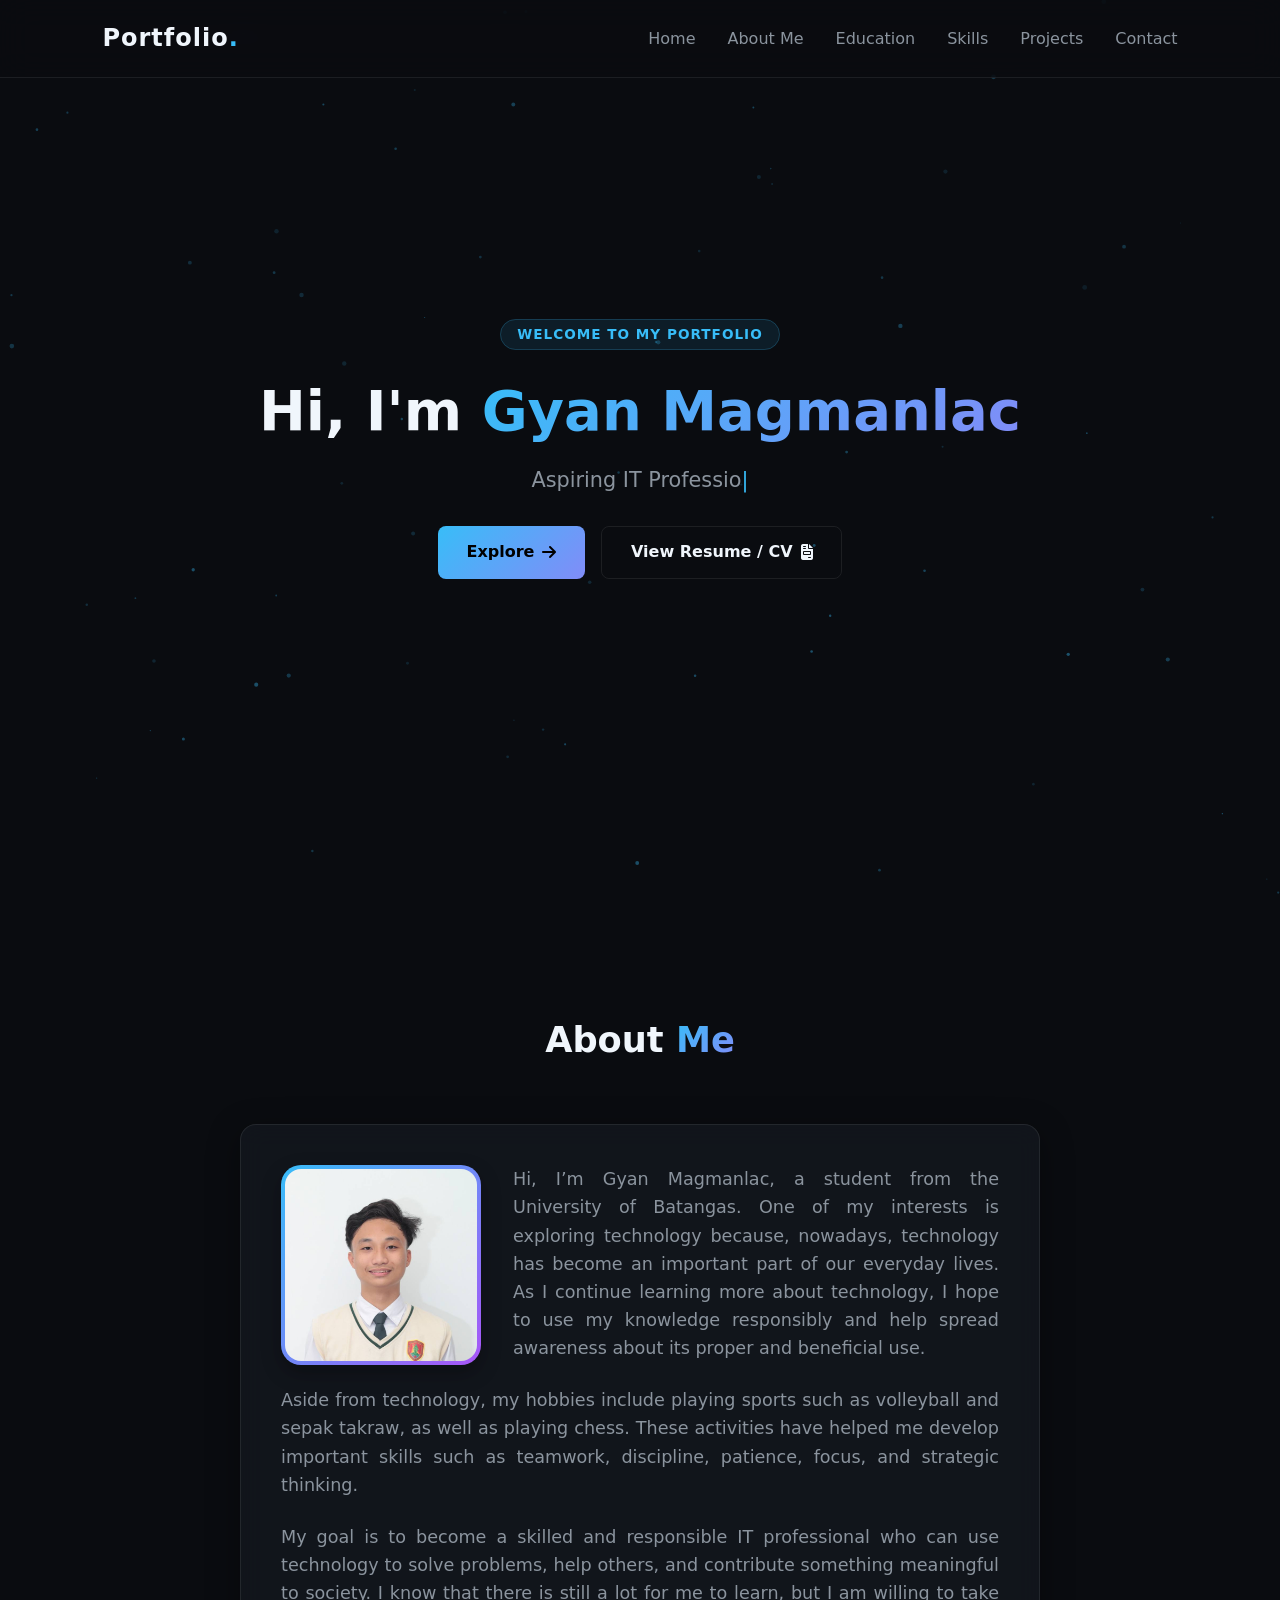
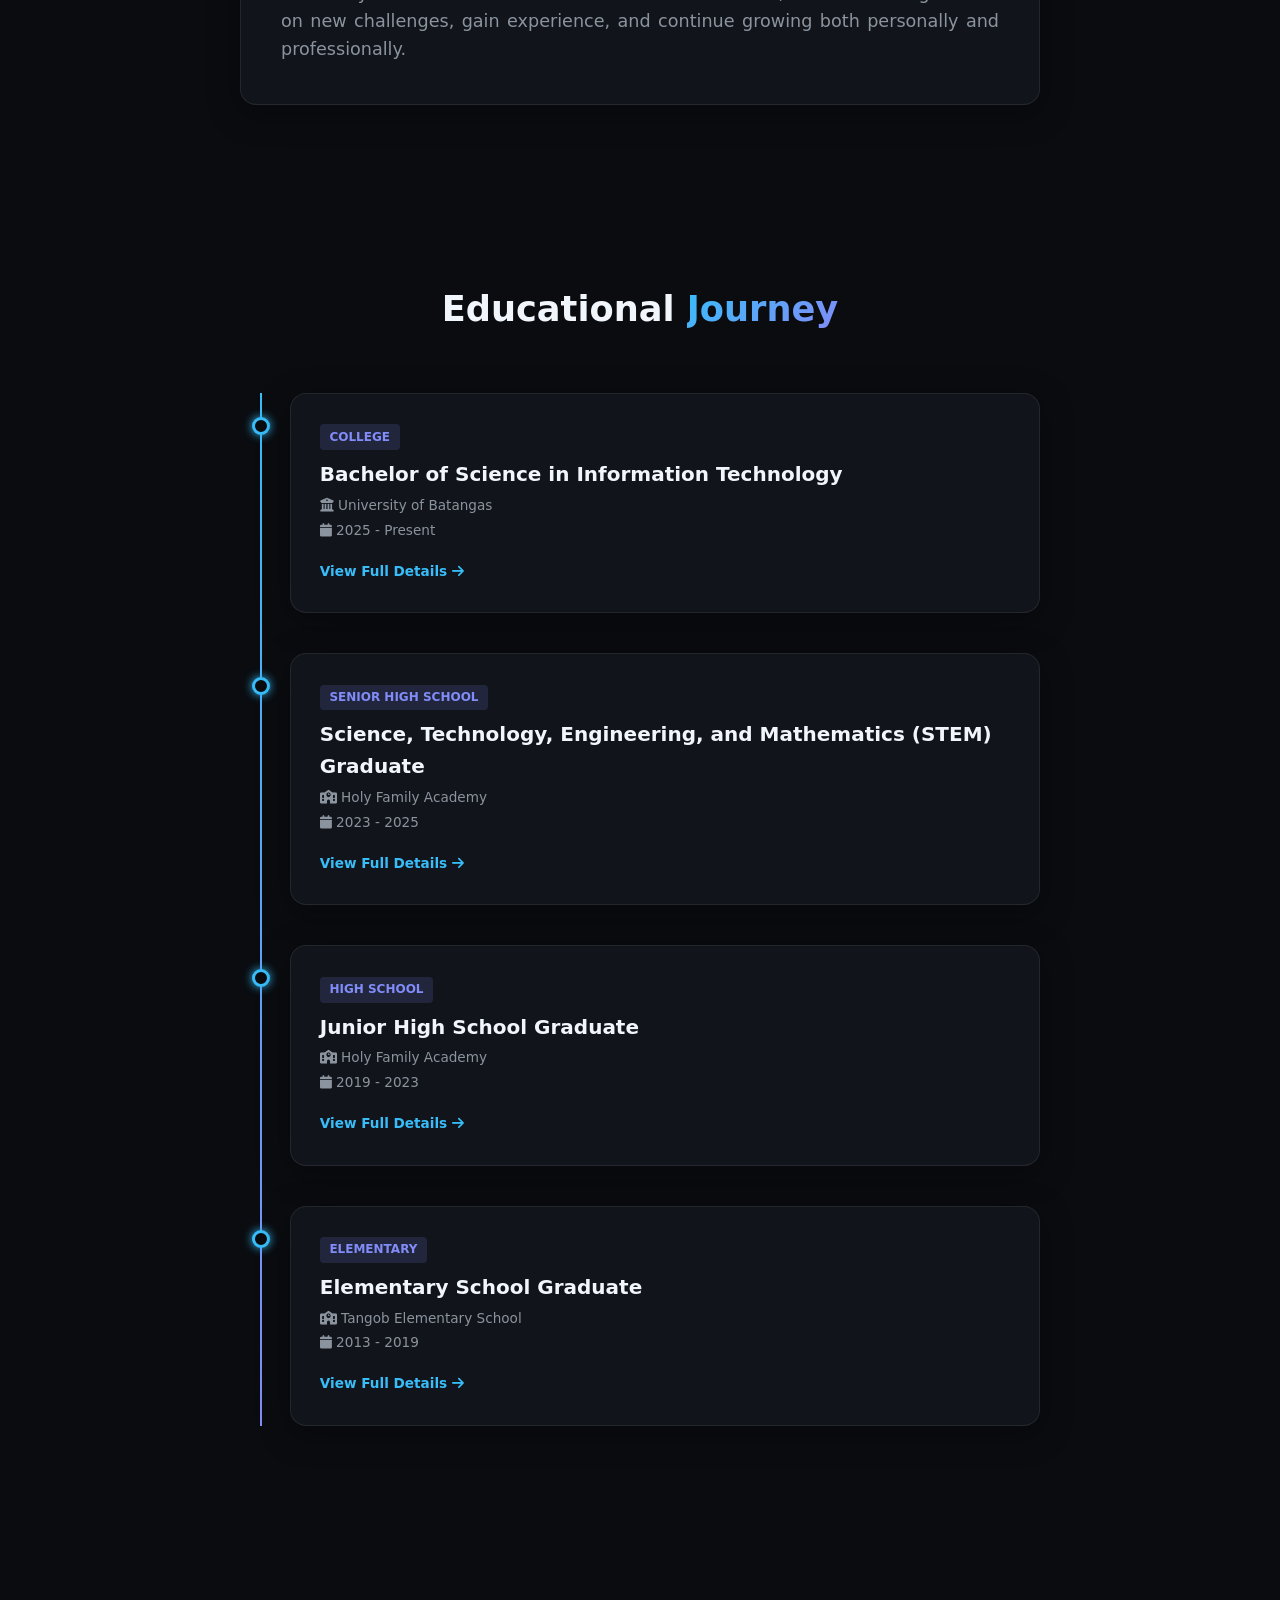
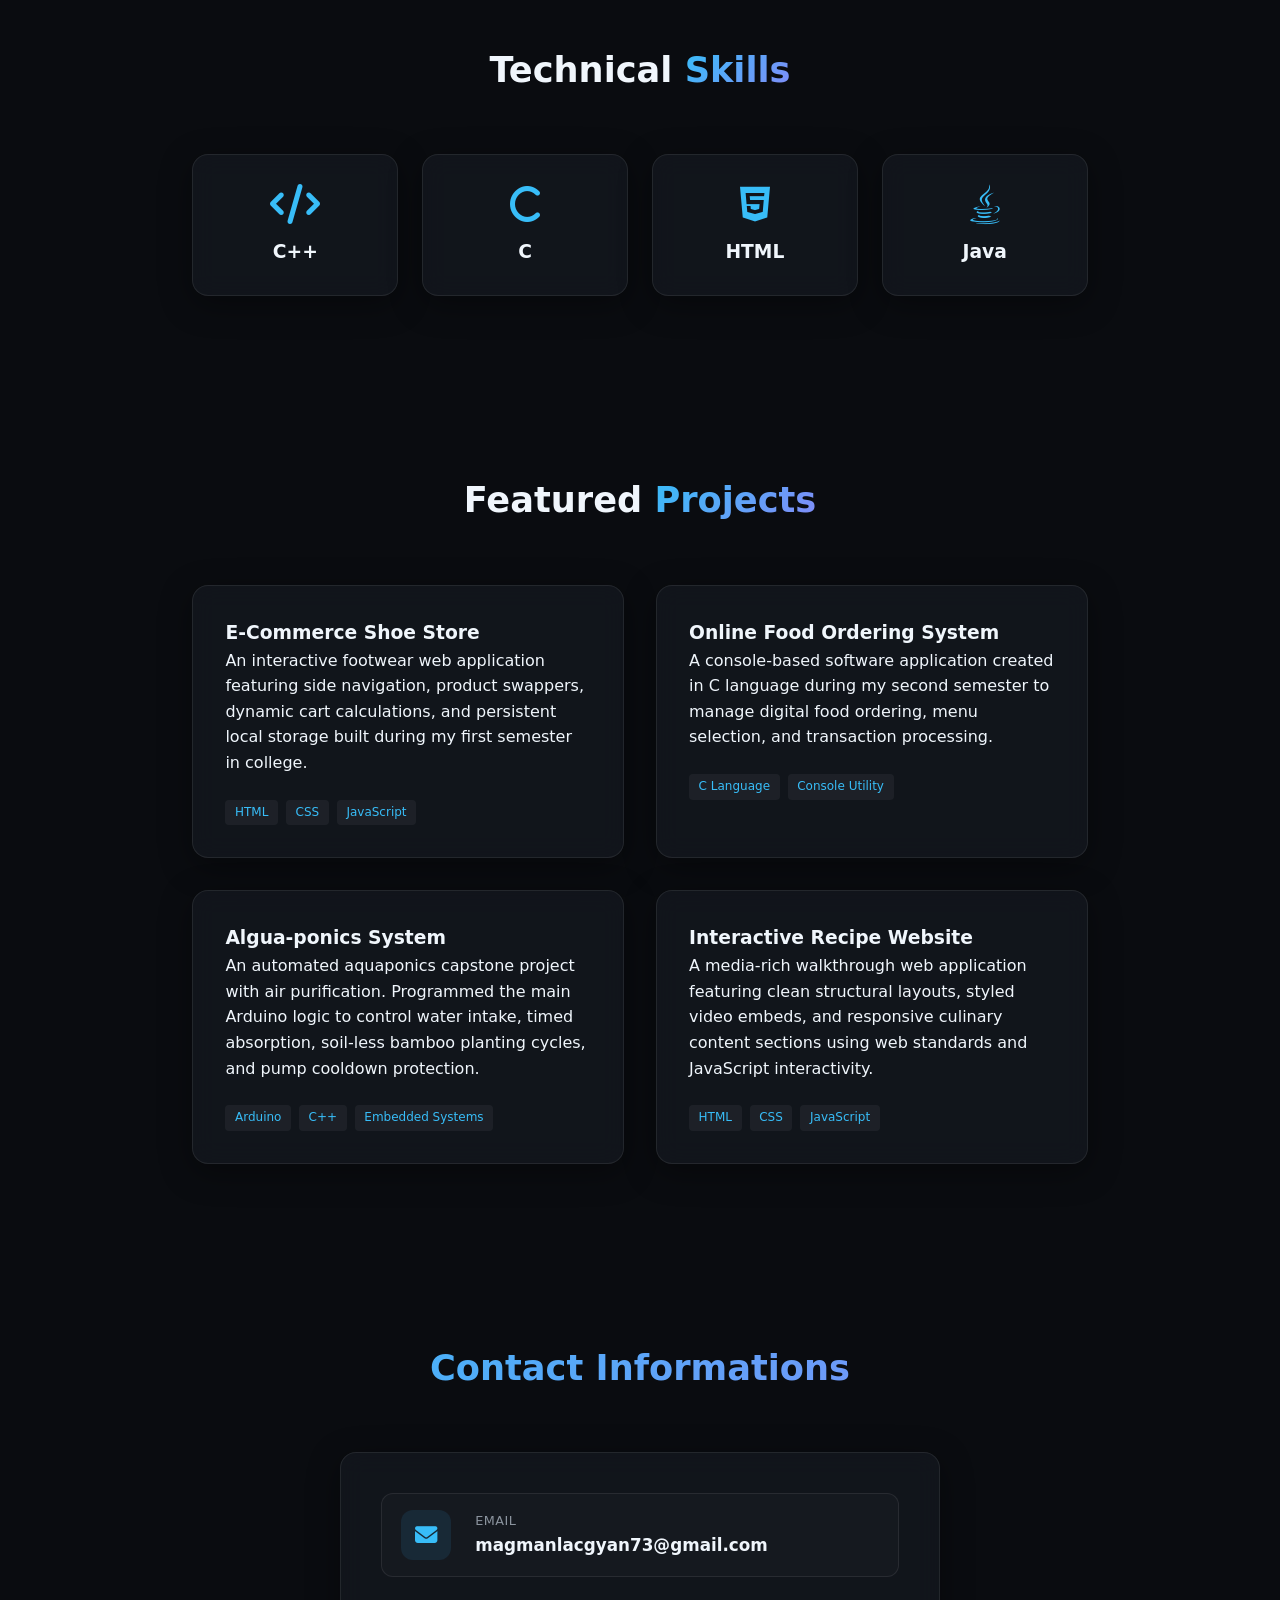
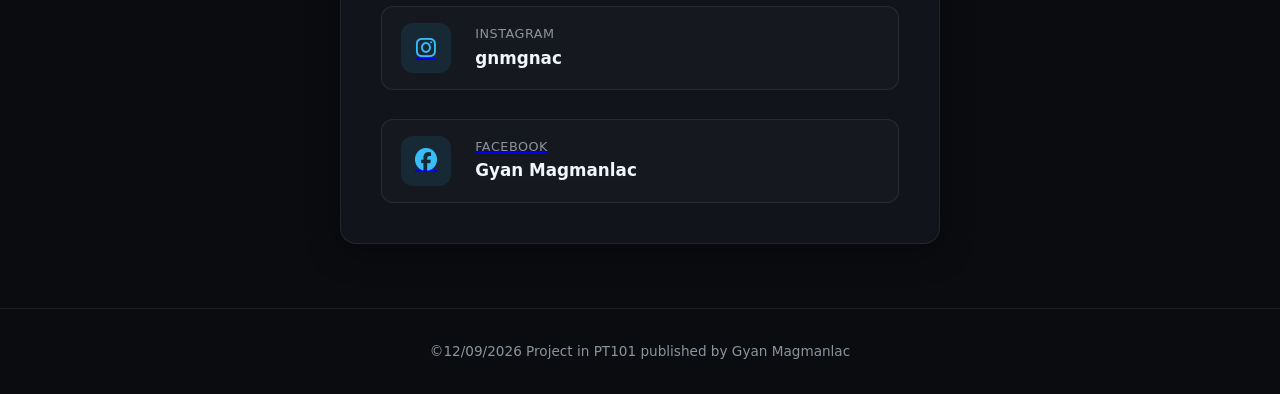
<file: index.html>
<!DOCTYPE html>
<html lang="en">
<head>
    <meta charset="UTF-8">
    <meta name="viewport" content="width=device-width, initial-scale=1.0">
    <title>Portfolio</title>
    <link rel="stylesheet" href="style.css">
    <link rel="stylesheet" href="https://cdnjs.cloudflare.com/ajax/libs/font-awesome/6.4.0/css/all.min.css">
</head>
<body>

    <!-- background canvas -->
    <canvas id="particlesCanvas"></canvas>

    <!-- navigation bar -->
    <nav class="navbar">
        <div class="logo">Portfolio<span class="dot">.</span></div>
        <ul class="nav-links" id="navLinks">
            <li><a href="#home" class="nav-item">Home</a></li>
            <li><a href="#about" class="nav-item">About Me</a></li>
            <li><a href="#education" class="nav-item">Education</a></li>
            <li><a href="#skills" class="nav-item">Skills</a></li>
            <li><a href="#projects" class="nav-item">Projects</a></li>
            <li><a href="#contact" class="nav-item">Contact</a></li>
        </ul>
        <div class="hamburger" id="hamburger">
            <span></span>
            <span></span>
            <span></span>
        </div>
    </nav>

    <!-- hero section -->
    <section id="home" class="hero-section">
        <div class="hero-content reveal">
            <span class="badge">Welcome to my portfolio</span>
            <h1>Hi, I'm <span class="gradient-text">Gyan Magmanlac</span></h1>
            <p class="typing-container"><span id="typing-text"></span><span class="cursor-blink">|</span></p>
            <div class="hero-btns">
                <a href="#projects" class="btn btn-primary">Explore <i class="fa-solid fa-arrow-right"></i></a>
                <a href="resume.html" class="btn btn-secondary">View Resume / CV <i class="fa-solid fa-file-invoice"></i></a>
            </div>
        </div>
    </section>

    <!-- about section -->
    <section id="about" class="section">
        <h2 class="section-title reveal">About <span class="gradient-text">Me</span></h2>
        <div class="about-card glass-card reveal">
            <div class="about-content">
                
                <!-- profile image -->
                <div class="about-img-container">
                    <img src="profile.jpg" alt="Gyan Magmanlac" class="about-img">
                </div>

                <!-- bio text -->
                <div class="about-text" style="text-align: justify;">
                    <p style="margin-bottom: 1.5rem;">Hi, I’m Gyan Magmanlac, a student from the University of Batangas. 
                        One of my interests is exploring technology because, nowadays, 
                        technology has become an important part of our everyday lives. 
                        As I continue learning more about technology, I hope to use my 
                        knowledge responsibly and help spread awareness about its proper 
                        and beneficial use.</p>
                        
                    <p style="margin-bottom: 1.5rem;">Aside from technology, my hobbies include playing sports such as 
                        volleyball and sepak takraw, as well as playing chess. These activities 
                        have helped me develop important skills such as teamwork, discipline, 
                        patience, focus, and strategic thinking.</p>
                        
                    <p>My goal is to become a skilled and responsible IT professional who can use 
                        technology to solve problems, help others, and contribute something meaningful 
                        to society. I know that there is still a lot for me to learn, but I am willing 
                        to take on new challenges, gain experience, and continue growing both personally 
                        and professionally.</p>
                </div>

            </div>
        </div>
    </section>

    <!-- education section -->
    <section id="education" class="section">
        <h2 class="section-title reveal">Educational <span class="gradient-text">Journey</span></h2>
        <div class="timeline">
            
            <!-- college -->
            <a href="college.html" class="timeline-item reveal text-link">
                <div class="timeline-dot"></div>
                <div class="timeline-content glass-card">
                    <span class="timeline-tag">College</span>
                    <h3>Bachelor of Science in Information Technology</h3>
                    <p class="institution"><i class="fa-solid fa-building-columns"></i> University of Batangas</p>
                    <p class="date"><i class="fa-solid fa-calendar"></i> 2025 - Present</p>
                    <span class="expand-btn">View Full Details <i class="fa-solid fa-arrow-right"></i></span>
                </div>
            </a>

            <!-- senior high school -->
            <a href="shs.html" class="timeline-item reveal text-link">
                <div class="timeline-dot"></div>
                <div class="timeline-content glass-card">
                    <span class="timeline-tag">Senior High School</span>
                    <h3>Science, Technology, Engineering, and Mathematics (STEM) Graduate</h3>
                    <p class="institution"><i class="fa-solid fa-school"></i> Holy Family Academy</p>
                    <p class="date"><i class="fa-solid fa-calendar"></i> 2023 - 2025</p>
                    <span class="expand-btn">View Full Details <i class="fa-solid fa-arrow-right"></i></span>
                </div>
            </a>

            <!-- junior high school -->
            <a href="highschool.html" class="timeline-item reveal text-link">
                <div class="timeline-dot"></div>
                <div class="timeline-content glass-card">
                    <span class="timeline-tag">High School</span>
                    <h3>Junior High School Graduate</h3>
                    <p class="institution"><i class="fa-solid fa-school"></i> Holy Family Academy</p>
                    <p class="date"><i class="fa-solid fa-calendar"></i> 2019 - 2023</p>
                    <span class="expand-btn">View Full Details <i class="fa-solid fa-arrow-right"></i></span>
                </div>
            </a>

            <!-- elementary -->
            <a href="elementary.html" class="timeline-item reveal text-link">
                <div class="timeline-dot"></div>
                <div class="timeline-content glass-card">
                    <span class="timeline-tag">Elementary</span>
                    <h3>Elementary School Graduate</h3>
                    <p class="institution"><i class="fa-solid fa-school"></i> Tangob Elementary School</p>
                    <p class="date"><i class="fa-solid fa-calendar"></i> 2013 - 2019</p>
                    <span class="expand-btn">View Full Details <i class="fa-solid fa-arrow-right"></i></span>
                </div>
            </a>

        </div>
    </section>

    <!-- skills section -->
    <section id="skills" class="section">
        <h2 class="section-title reveal">Technical <span class="gradient-text">Skills</span></h2>
        <div class="skills-grid reveal">
            <div class="skill-card glass-card">
                <i class="fa-solid fa-code skill-icon"></i>
                <h3>C++</h3>
            </div>
            <div class="skill-card glass-card">
                <i class="fa-solid fa-c skill-icon"></i>
                <h3>C</h3>
            </div>
            <div class="skill-card glass-card">
                <i class="fa-brands fa-html5 skill-icon"></i>
                <h3>HTML</h3>
            </div>
            <div class="skill-card glass-card">
                <i class="fa-brands fa-java skill-icon"></i>
                <h3>Java</h3>
            </div>
        </div>
    </section>

    <!-- projects section -->
    <section id="projects" class="section">
        <h2 class="section-title reveal">Featured <span class="gradient-text">Projects</span></h2>
        <div class="project-grid">
            
            <!-- shoe website -->
            <div class="project-card glass-card reveal">
                <div class="project-info">
                    <h3>E-Commerce Shoe Store</h3>
                    <p>An interactive footwear web application featuring side 
                        navigation, product swappers, dynamic cart calculations, 
                        and persistent local storage built during my first semester 
                        in college.</p>
                    <div class="project-tags">
                        <span>HTML</span>
                        <span>CSS</span>
                        <span>JavaScript</span>
                    </div>
                </div>
            </div>

            <!-- food ordering system -->
            <div class="project-card glass-card reveal">
                <div class="project-info">
                    <h3>Online Food Ordering System</h3>
                    <p>A console-based software application created in C language 
                        during my second semester to manage digital food ordering, 
                        menu selection, and transaction processing.</p>
                    <div class="project-tags">
                        <span>C Language</span>
                        <span>Console Utility</span>
                    </div>
                </div>
            </div>

            <!-- aquaponics project -->
            <div class="project-card glass-card reveal">
                <div class="project-info">
                    <h3>Algua-ponics System</h3>
                    <p>An automated aquaponics capstone project with air purification. 
                        Programmed the main Arduino logic to control water intake, 
                        timed absorption, soil-less bamboo planting cycles, and pump 
                        cooldown protection.</p>
                    <div class="project-tags">
                        <span>Arduino</span>
                        <span>C++</span>
                        <span>Embedded Systems</span>
                    </div>
                </div>
            </div>

            <!-- recipe site -->
            <div class="project-card glass-card reveal">
                <div class="project-info">
                    <h3>Interactive Recipe Website</h3>
                    <p>A media-rich walkthrough web application featuring clean 
                    structural layouts, styled video embeds, and responsive 
                    culinary content sections using web standards and JavaScript 
                    interactivity.</p>
                    <div class="project-tags">
                        <span>HTML</span>
                        <span>CSS</span>
                        <span>JavaScript</span>
                    </div>
                </div>
            </div>

        </div>
    </section>

<!-- contact section -->
<section id="contact" class="section">
    <h2 class="section-title gradient-text reveal">Contact Informations</h2>
    <div class="contact-card glass-card reveal">
        <div class="contact-info-list">

            <!-- email address -->
            <div class="contact-item" onclick="navigator.clipboard.writeText('magmanlacgyan73@gmail.com'); alert('Email copied to clipboard!');" style="cursor: pointer;">
                <div class="contact-icon">
                    <i class="fa-solid fa-envelope"></i>
                </div>
                <div class="contact-details">
                    <span class="contact-label">Email</span>
                    <span class="contact-value">magmanlacgyan73@gmail.com</span>
                </div>
            </div>

            <!-- instagram profile -->
            <a href="https://www.instagram.com/gnmgnac/" target="_blank" rel="noopener noreferrer" class="contact-item contact-item-link">
                <div class="contact-icon">
                    <i class="fa-brands fa-instagram"></i>
                </div>
                <div class="contact-details">
                    <span class="contact-label">Instagram</span>
                    <span class="contact-value">gnmgnac</span>
                </div>
            </a>

            <!-- facebook profile -->
            <a href="https://www.facebook.com/gyan.magmanlac.7" target="_blank" rel="noopener noreferrer" class="contact-item contact-item-link">
                <div class="contact-icon">
                    <i class="fa-brands fa-facebook"></i>
                </div>
                <div class="contact-details">
                    <span class="contact-label">Facebook</span>
                    <span class="contact-value">Gyan Magmanlac</span>
                </div>
            </a>

        </div>
    </div>
</section>

    <!-- footer -->
    <footer>
        <p>&copy;12/09/2026 Project in PT101 published by Gyan Magmanlac</p>
    </footer>

    <!-- javascript -->
    <script src="java.js"></script>
    
</body>
</html>
</file>
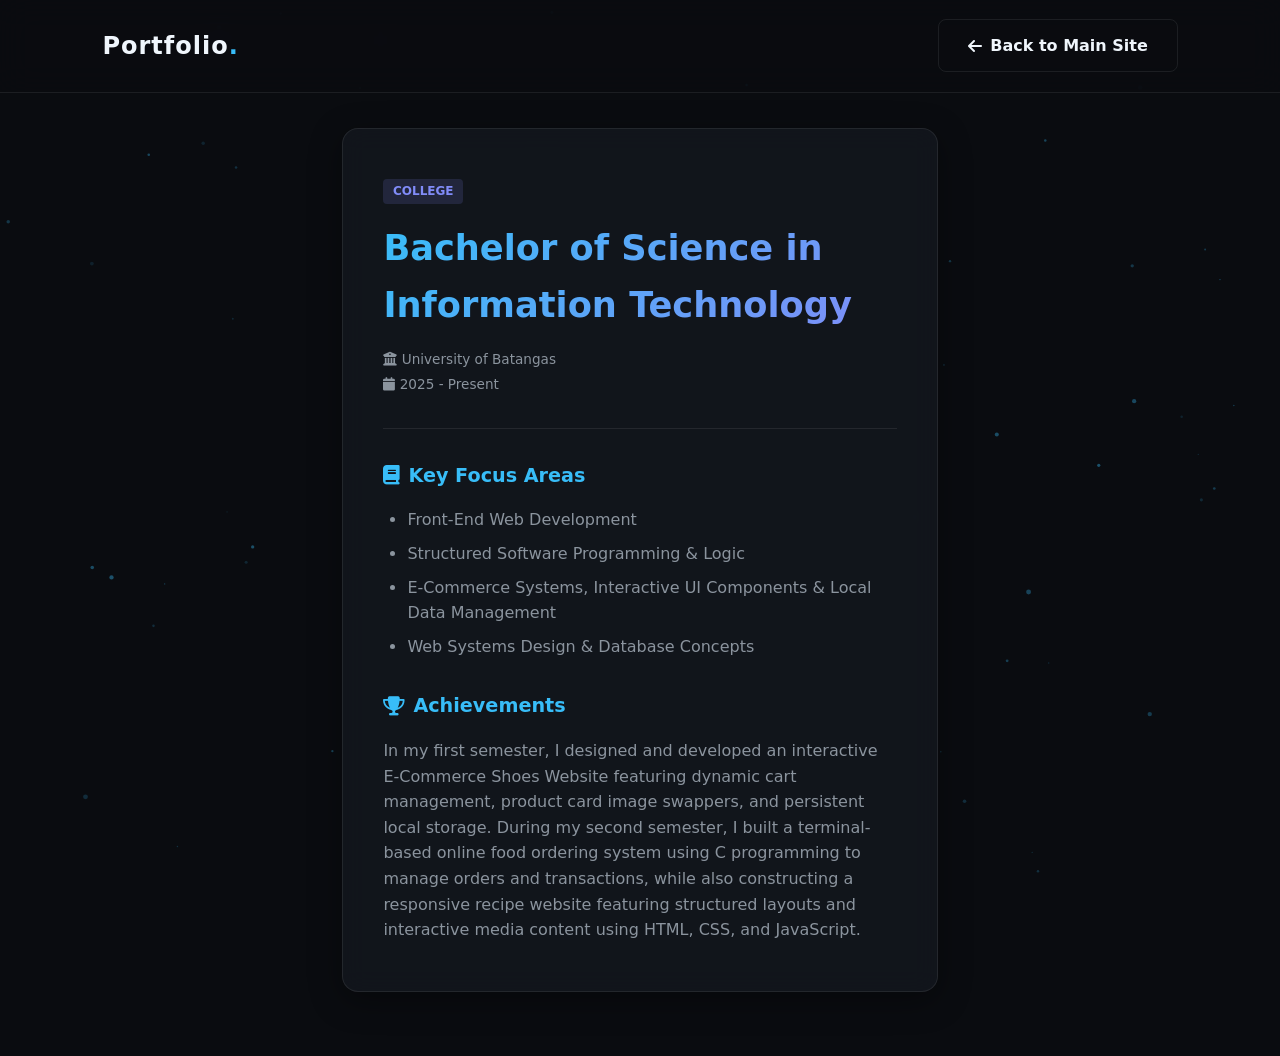
<file: college.html>
<!DOCTYPE html>
<html lang="en">
<head>
    <meta charset="UTF-8">
    <meta name="viewport" content="width=device-width, initial-scale=1.0">
    <title>College Journey</title>
    <link rel="stylesheet" href="style.css">
    <link rel="stylesheet" href="https://cdnjs.cloudflare.com/ajax/libs/font-awesome/6.4.0/css/all.min.css">
</head>
<body>

    <!-- background canvas -->
    <canvas id="particlesCanvas"></canvas>

    <!-- navigation bar -->
    <nav class="navbar">
        <div class="logo">Portfolio<span class="dot">.</span></div>
        <a href="index.html" class="btn btn-secondary"><i class="fa-solid fa-arrow-left"></i> Back to Main Site</a>
    </nav>

    <!-- detail page section -->
    <section class="section detail-page">
        <div class="detail-card glass-card reveal">
            <span class="timeline-tag">College</span>
            <h1 class="gradient-text">Bachelor of Science in Information Technology</h1>
            <p class="institution"><i class="fa-solid fa-building-columns"></i> University of Batangas</p>
            <p class="date"><i class="fa-solid fa-calendar"></i> 2025 - Present</p>

            <!-- detail content body -->
            <div class="detail-body">
                
                <!-- key focus areas -->
                <h3><i class="fa-solid fa-book"></i> Key Focus Areas </h3>
                <ul>
                    <li>Front-End Web Development</li>
                    <li>Structured Software Programming & Logic</li>
                    <li>E-Commerce Systems, Interactive UI Components & Local Data Management</li>
                    <li>Web Systems Design & Database Concepts</li>
                </ul>

                <!-- achievements -->
                <h3><i class="fa-solid fa-trophy"></i> Achievements</h3>
                <p>In my first semester, I designed and developed an interactive 
                    E-Commerce Shoes Website featuring dynamic cart management, 
                    product card image swappers, and persistent local storage. 
                    During my second semester, I built a terminal-based online food 
                    ordering system using C programming to manage orders and transactions, 
                    while also constructing a responsive recipe website featuring structured 
                    layouts and interactive media content using HTML, CSS, and JavaScript.</p>
            </div>
        </div>
    </section>

    <!-- javascript -->
    <script src="java.js"></script>
</body>
</html>
</file>
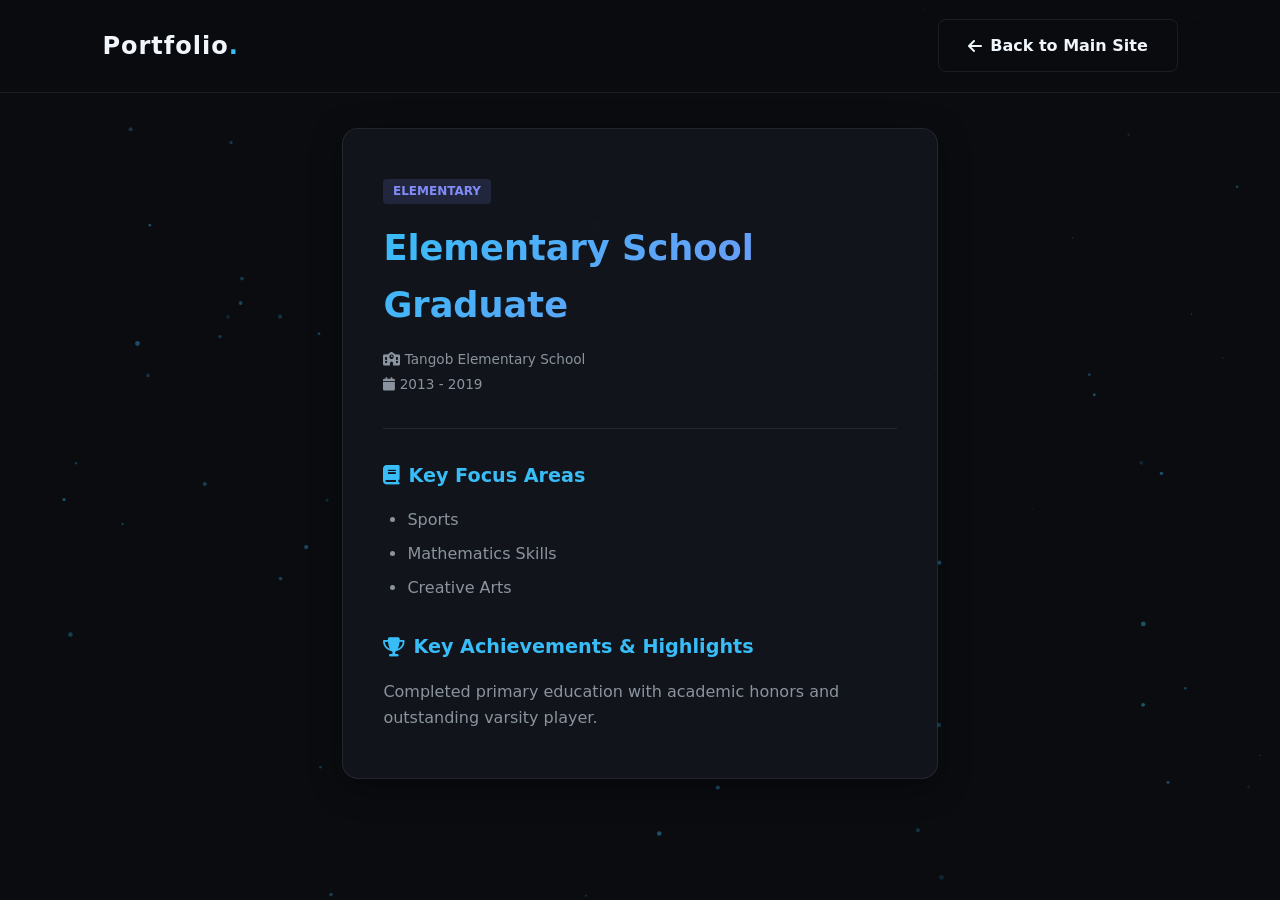
<file: elementary.html>
<!DOCTYPE html>
<html lang="en">
<head>
    <meta charset="UTF-8">
    <meta name="viewport" content="width=device-width, initial-scale=1.0">
    <title>Elementary School</title>
    <link rel="stylesheet" href="style.css">
    <link rel="stylesheet" href="https://cdnjs.cloudflare.com/ajax/libs/font-awesome/6.4.0/css/all.min.css">
</head>
<body>

    <!-- background canvas -->
    <canvas id="particlesCanvas"></canvas>

    <!-- navigation bar -->
    <nav class="navbar">
        <div class="logo">Portfolio<span class="dot">.</span></div>
        <a href="index.html" class="btn btn-secondary"><i class="fa-solid fa-arrow-left"></i> Back to Main Site</a>
    </nav>

    <!-- detail page section -->
    <section class="section detail-page">
        <div class="detail-card glass-card reveal">
            <span class="timeline-tag">Elementary</span>
            <h1 class="gradient-text">Elementary School Graduate</h1>
            <p class="institution"><i class="fa-solid fa-school"></i> Tangob Elementary School</p>
            <p class="date"><i class="fa-solid fa-calendar"></i> 2013 - 2019</p>

            <!-- detail content body -->
            <div class="detail-body">
                
                <!-- key focus areas -->
                <h3><i class="fa-solid fa-book"></i> Key Focus Areas</h3>
                <ul>
                    <li>Sports</li>
                    <li>Mathematics Skills</li>
                    <li>Creative Arts</li>
                </ul>

                <!-- achievements -->
                <h3><i class="fa-solid fa-trophy"></i> Key Achievements & Highlights</h3>
                <p>Completed primary education with academic honors and outstanding varsity player.</p>
            </div>
        </div>
    </section>

    <!-- javascript -->
    <script src="java.js"></script>
</body>
</html>
</file>
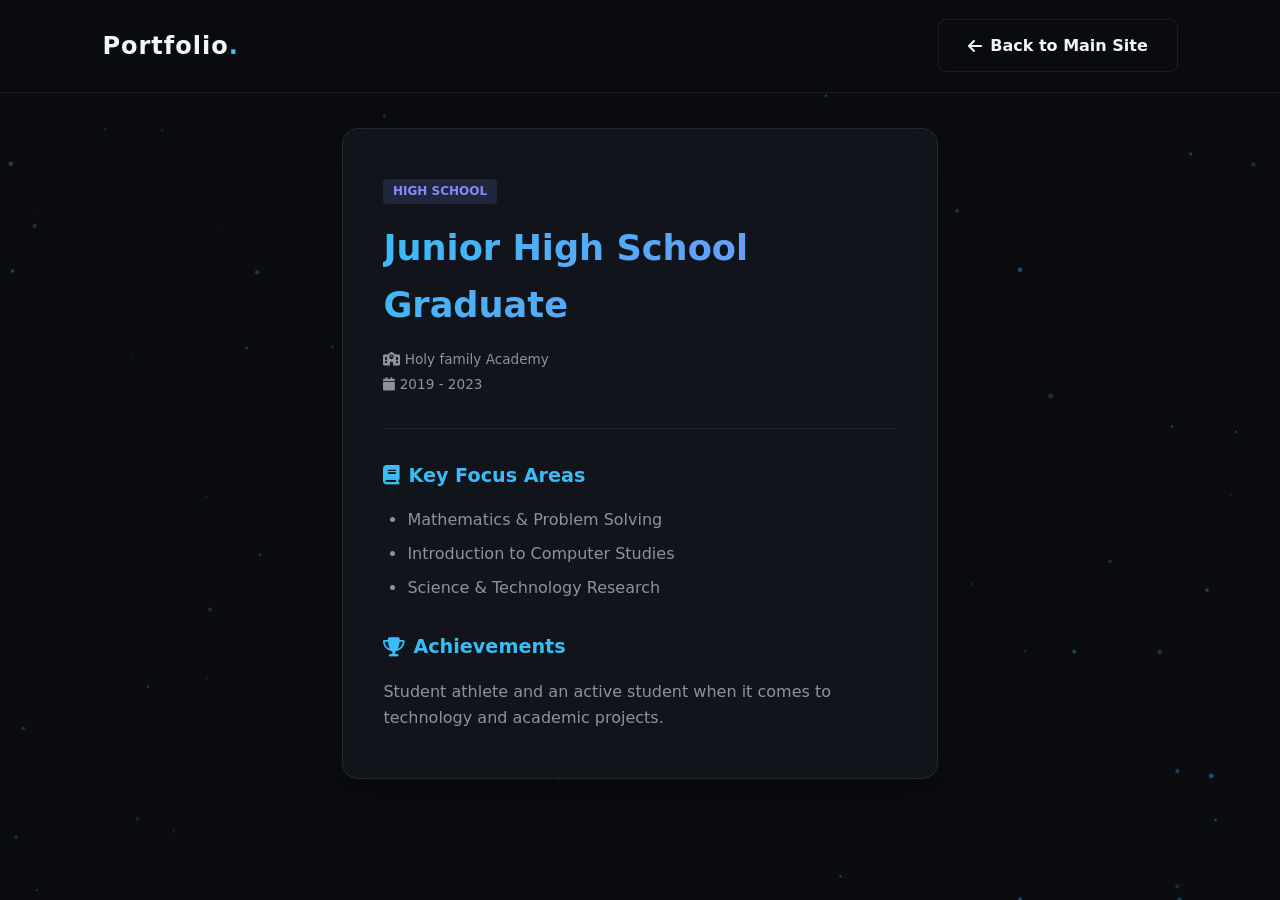
<file: highschool.html>
<!DOCTYPE html>
<html lang="en">
<head>
    <meta charset="UTF-8">
    <meta name="viewport" content="width=device-width, initial-scale=1.0">
    <title>Junior High School </title>
    <link rel="stylesheet" href="style.css">
    <link rel="stylesheet" href="https://cdnjs.cloudflare.com/ajax/libs/font-awesome/6.4.0/css/all.min.css">
</head>
<body>

    <!-- background canvas -->
    <canvas id="particlesCanvas"></canvas>

    <!-- navigation bar -->
    <nav class="navbar">
        <div class="logo">Portfolio<span class="dot">.</span></div>
        <a href="index.html" class="btn btn-secondary"><i class="fa-solid fa-arrow-left"></i> Back to Main Site</a>
    </nav>

    <!-- detail page section -->
    <section class="section detail-page">
        <div class="detail-card glass-card reveal">
            <span class="timeline-tag">High School</span>
            <h1 class="gradient-text">Junior High School Graduate</h1>
            <p class="institution"><i class="fa-solid fa-school"></i> Holy family Academy</p>
            <p class="date"><i class="fa-solid fa-calendar"></i> 2019 - 2023</p>

            <!-- detail content body -->
            <div class="detail-body">
                
                <!-- key focus areas -->
                <h3><i class="fa-solid fa-book"></i> Key Focus Areas </h3>
                <ul>
                    <li>Mathematics & Problem Solving</li>
                    <li>Introduction to Computer Studies</li>
                    <li>Science & Technology Research</li>
                </ul>

                <!-- achievements -->
                <h3><i class="fa-solid fa-trophy"></i>Achievements</h3>
                <p>Student athlete and an active student when it comes to technology and academic projects.</p>
            </div>
        </div>
    </section>

    <!-- javascript -->
    <script src="java.js"></script>
</body>
</html>
</file>
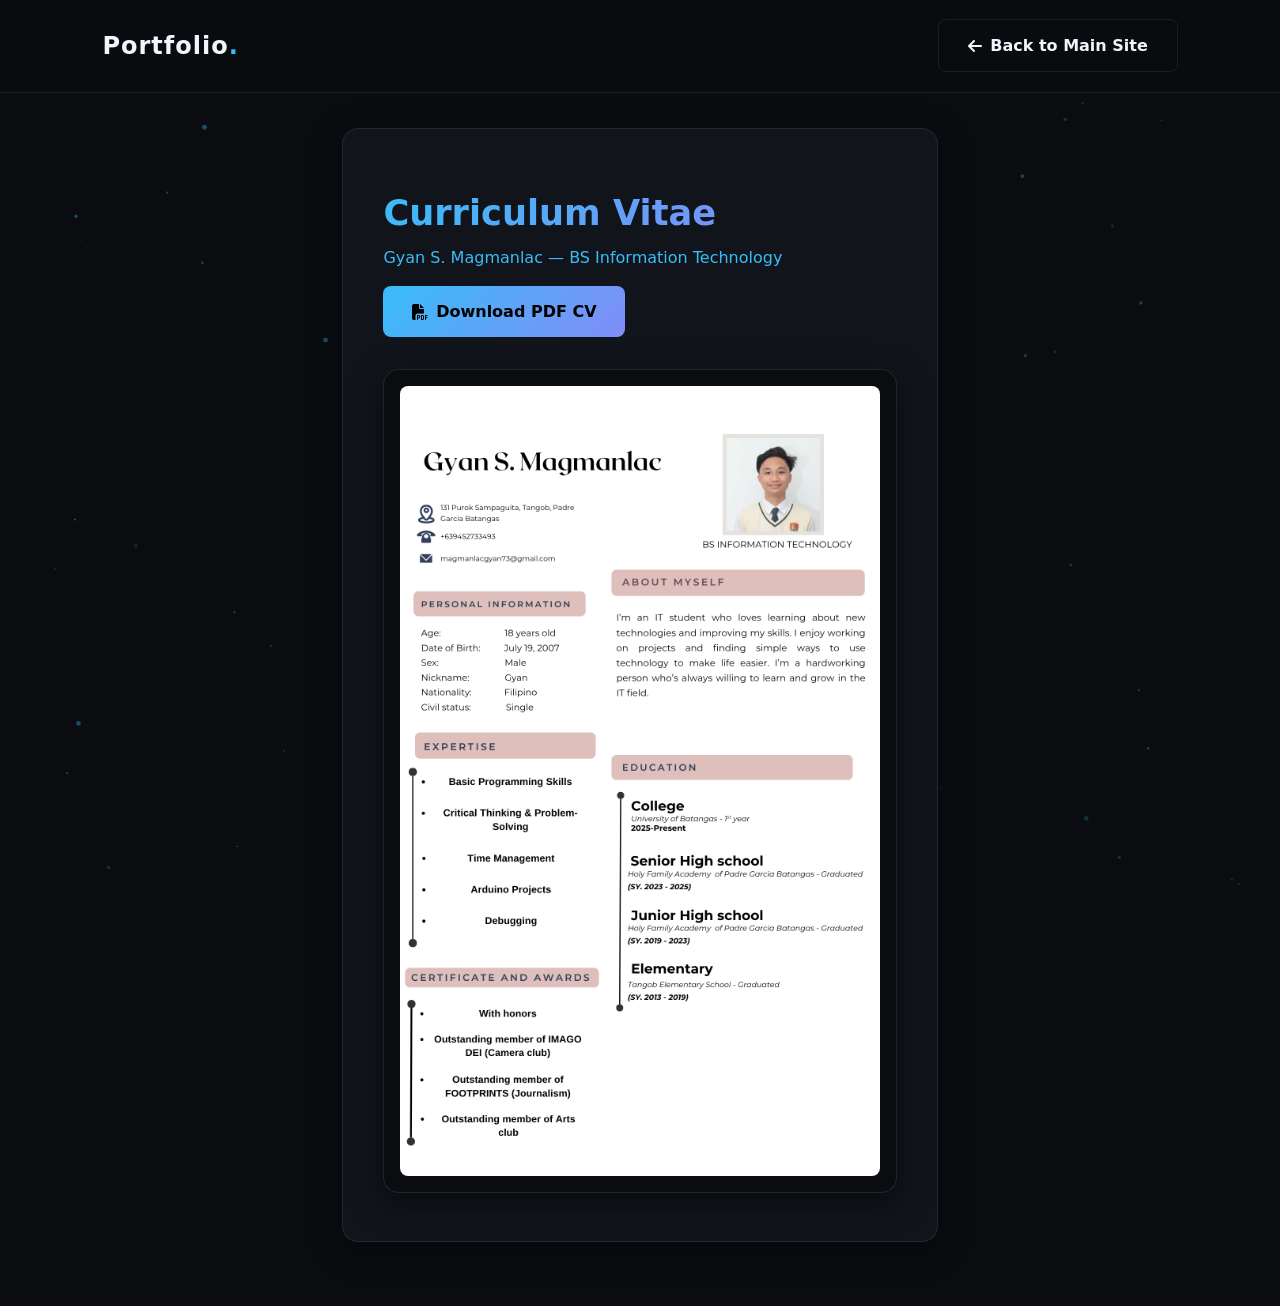
<file: resume.html>
<!DOCTYPE html>
<html lang="en">
<head>
    <meta charset="UTF-8">
    <meta name="viewport" content="width=device-width, initial-scale=1.0">
    <title>Resume & CV</title>
    <link rel="stylesheet" href="style.css">
    <link rel="stylesheet" href="https://cdnjs.cloudflare.com/ajax/libs/font-awesome/6.4.0/css/all.min.css">
</head>
<body>

    <!-- background canvas -->
    <canvas id="particlesCanvas"></canvas>

    <!-- navbar -->
    <nav class="navbar">
        <div class="logo">Portfolio<span class="dot">.</span></div>
        <a href="index.html" class="btn btn-secondary"><i class="fa-solid fa-arrow-left"></i> Back to Main Site</a>
    </nav>

    <!-- detail page section -->
    <section class="section detail-page">
        <div class="detail-card glass-card reveal" style="max-width: 900px; margin: 0 auto; text-align: center;">
            
            <!-- header actions -->
            <div style="display: flex; justify-content: space-between; align-items: center; flex-wrap: wrap; gap: 1rem; margin-bottom: 2rem;">
                <div style="text-align: left;">
                    <h1 class="gradient-text" style="font-size: 2.2rem; margin-bottom: 0.2rem;">Curriculum Vitae</h1>
                    <p style="color: #38bdf8; font-weight: 500;">Gyan S. Magmanlac — BS Information Technology</p>
                </div>
                <!-- pdf download link -->
                <a href="resume.pdf" download="Gyan_Magmanlac_Resume.pdf" class="btn btn-primary">
                    <i class="fa-solid fa-file-pdf"></i> Download PDF CV
                </a>
            </div>

            <!-- resume image viewer -->
            <div class="resume-image-wrapper" style="background: rgba(0, 0, 0, 0.4); padding: 1rem; border-radius: 16px; border: 1px solid rgba(255, 255, 255, 0.1); box-shadow: 0 10px 30px rgba(0, 0, 0, 0.5);">
                <img src="resume.png" alt="Gyan S. Magmanlac Resume" style="width: 100%; max-width: 800px; height: auto; border-radius: 8px; display: block; margin: 0 auto;">
            </div>

        </div>
    </section>

    <!-- javascript -->
    <script src="java.js"></script>
</body>
</html>
</file>
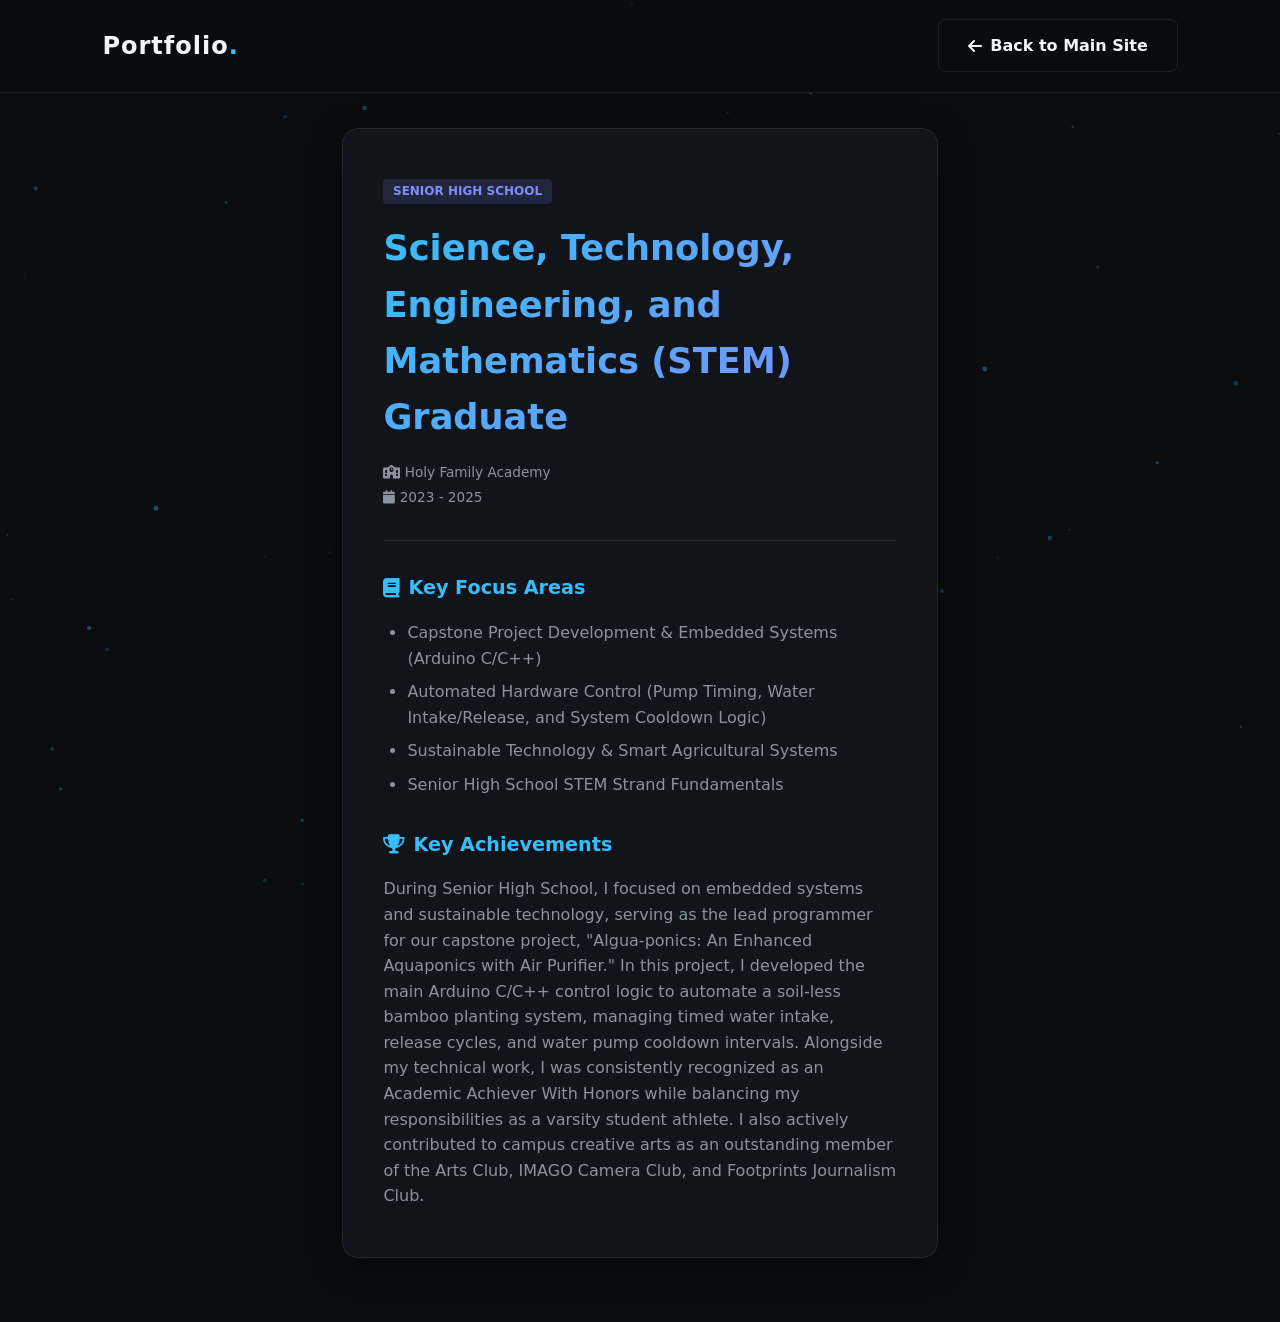
<file: shs.html>
<!DOCTYPE html>
<html lang="en">
<head>
    <meta charset="UTF-8">
    <meta name="viewport" content="width=device-width, initial-scale=1.0">
    <title>Senior High School Journey | Details</title>
    <link rel="stylesheet" href="style.css">
    <link rel="stylesheet" href="https://cdnjs.cloudflare.com/ajax/libs/font-awesome/6.4.0/css/all.min.css">
</head>
<body>

    <!-- background canvas -->
    <canvas id="particlesCanvas"></canvas>

    <!-- navbar -->
    <nav class="navbar">
        <div class="logo">Portfolio<span class="dot">.</span></div>
        <a href="index.html" class="btn btn-secondary"><i class="fa-solid fa-arrow-left"></i> Back to Main Site</a>
    </nav>

    <!-- detail page section -->
    <section class="section detail-page">
        <div class="detail-card glass-card reveal">
            <span class="timeline-tag">Senior High School</span>
            <h1 class="gradient-text">Science, Technology, Engineering, and Mathematics (STEM) Graduate</h1>
            <p class="institution"><i class="fa-solid fa-school"></i> Holy Family Academy</p>
            <p class="date"><i class="fa-solid fa-calendar"></i> 2023 - 2025</p>

            <!-- detail content body -->
            <div class="detail-body">
                
                <!-- key focus areas -->
                <h3><i class="fa-solid fa-book"></i> Key Focus Areas </h3>
                <ul>
                    <li>Capstone Project Development & Embedded Systems (Arduino C/C++)</li>
                    <li>Automated Hardware Control (Pump Timing, Water Intake/Release, and System Cooldown Logic)</li>
                    <li>Sustainable Technology & Smart Agricultural Systems</li>
                    <li>Senior High School STEM Strand Fundamentals</li>
                </ul>

                <!-- key achievements -->
                <h3><i class="fa-solid fa-trophy"></i> Key Achievements </h3>
                <p>During Senior High School, I focused on embedded systems and 
                    sustainable technology, serving as the lead programmer for our 
                    capstone project, "Algua-ponics: An Enhanced Aquaponics with 
                    Air Purifier." In this project, I developed the main Arduino C/C++ 
                    control logic to automate a soil-less bamboo planting system, 
                    managing timed water intake, release cycles, and water pump cooldown 
                    intervals. Alongside my technical work, I was consistently recognized 
                    as an Academic Achiever With Honors while balancing my responsibilities 
                    as a varsity student athlete. I also actively contributed to campus 
                    creative arts as an outstanding member of the Arts Club, IMAGO Camera Club, 
                    and Footprints Journalism Club.</p>
            </div>
        </div>
    </section>

    <!-- javascript -->
    <script src="java.js"></script>
</body>
</html>
</file>
<file: style.css>
/* root variables */
:root {
    --bg-dark: #0a0c10;
    --card-bg: rgba(22, 27, 34, 0.65);
    --card-border: rgba(255, 255, 255, 0.08);
    --text-main: #f0f6fc;
    --text-sub: #8b949e;
    --accent-cyan: #38bdf8;
    --accent-purple: #818cf8;
    --gradient-primary: linear-gradient(135deg, #38bdf8 0%, #818cf8 100%);
}

/* global resets */
* {
    margin: 0;
    padding: 0;
    box-sizing: border-box;
    font-family: 'Segoe UI', system-ui, -apple-system, sans-serif;
    scroll-behavior: smooth;
}

/* body styles */
body {
    background-color: var(--bg-dark);
    color: var(--text-main);
    overflow-x: hidden;
    line-height: 1.6;
}

/* background particle canvas */
#particlesCanvas {
    position: fixed;
    top: 0;
    left: 0;
    width: 100%;
    height: 100%;
    z-index: -1;
    pointer-events: none;
}

/* glassmorphism styling */
.glass-card {
    background: var(--card-bg);
    backdrop-filter: blur(12px);
    -webkit-backdrop-filter: blur(12px);
    border: 1px solid var(--card-border);
    border-radius: 16px;
    box-shadow: 0 8px 32px 0 rgba(0, 0, 0, 0.37);
}

.gradient-text {
    background: var(--gradient-primary);
    -webkit-background-clip: text;
    background-clip: text;
    -webkit-text-fill-color: transparent;
}

/* navigation */
.navbar {
    display: flex;
    justify-content: space-between;
    align-items: center;
    padding: 1.2rem 8%;
    position: fixed;
    width: 100%;
    top: 0;
    z-index: 1000;
    background: rgba(10, 12, 16, 0.7);
    backdrop-filter: blur(16px);
    border-bottom: 1px solid var(--card-border);
}

.logo {
    font-size: 1.5rem;
    font-weight: 800;
    letter-spacing: 1px;
}

.logo .dot {
    color: var(--accent-cyan);
}

.nav-links {
    display: flex;
    list-style: none;
    gap: 2rem;
}

.nav-links a {
    color: var(--text-sub);
    text-decoration: none;
    font-weight: 500;
    transition: all 0.3s ease;
}

.nav-links a:hover {
    color: var(--accent-cyan);
    text-shadow: 0 0 10px rgba(56, 189, 248, 0.5);
}

.hamburger {
    display: none;
    flex-direction: column;
    gap: 5px;
    cursor: pointer;
}

.hamburger span {
    width: 25px;
    height: 2px;
    background-color: var(--text-main);
    transition: 0.3s;
}

/* general sections */
.section {
    padding: 7rem 8% 4rem;
    max-width: 1100px;
    margin: 0 auto;
}

.section-title {
    font-size: 2.2rem;
    text-align: center;
    margin-bottom: 3.5rem;
    font-weight: 700;
}

/* hero section */
.hero-section {
    min-height: 100vh;
    display: flex;
    align-items: center;
    justify-content: center;
    text-align: center;
    padding: 0 1rem;
}

.badge {
    padding: 0.4rem 1rem;
    background: rgba(56, 189, 248, 0.1);
    border: 1px solid rgba(56, 189, 248, 0.2);
    color: var(--accent-cyan);
    border-radius: 50px;
    font-size: 0.85rem;
    font-weight: 600;
    text-transform: uppercase;
    letter-spacing: 1px;
}

.hero-content h1 {
    font-size: 3.5rem;
    margin: 1.2rem 0 0.5rem;
    font-weight: 800;
}

.typing-container {
    font-size: 1.3rem;
    color: var(--text-sub);
    margin-bottom: 2rem;
    height: 30px;
}

.cursor-blink {
    animation: blink 0.8s infinite;
    color: var(--accent-cyan);
}

@keyframes blink {
    0%, 100% { opacity: 1; }
    50% { opacity: 0; }
}

.hero-btns {
    display: flex;
    gap: 1rem;
    justify-content: center;
}

.btn {
    padding: 0.8rem 1.8rem;
    border-radius: 8px;
    text-decoration: none;
    font-weight: 600;
    transition: all 0.3s ease;
    display: inline-flex;
    align-items: center;
    gap: 0.5rem;
    border: none;
    cursor: pointer;
}

.btn-primary {
    background: var(--gradient-primary);
    color: #000;
}

.btn-primary:hover {
    transform: translateY(-3px);
    box-shadow: 0 10px 20px rgba(56, 189, 248, 0.3);
}

.btn-secondary {
    background: transparent;
    color: var(--text-main);
    border: 1px solid var(--card-border);
}

.btn-secondary:hover {
    border-color: var(--accent-cyan);
    color: var(--accent-cyan);
}

/* about section */
.about-card {
    padding: 2.5rem;
    text-align: center;
    max-width: 800px;
    margin: 0 auto;
    font-size: 1.1rem;
    color: var(--text-sub);
}

.about-content {
    display: block;
}

.about-img-container {
    float: left;
    width: 200px;
    height: 200px;
    margin-right: 2rem;
    margin-bottom: 1rem;
    border-radius: 20px;
    padding: 4px;
    background: linear-gradient(135deg, #38bdf8, #a855f7);
    box-shadow: 0 8px 20px rgba(0, 0, 0, 0.3);
}

.about-img {
    width: 100%;
    height: 100%;
    object-fit: cover;
    border-radius: 16px;
}

.about-card::after {
    content: "";
    display: table;
    clear: both;
}

/* educational timeline */
.timeline {
    position: relative;
    max-width: 800px;
    margin: 0 auto;
}

.timeline::before {
    content: '';
    position: absolute;
    left: 20px;
    top: 0;
    width: 2px;
    height: 100%;
    background: linear-gradient(180deg, var(--accent-cyan) 0%, var(--accent-purple) 100%);
}

.timeline-item {
    position: relative;
    padding-left: 50px;
    margin-bottom: 2.5rem;
}

.timeline-item.text-link {
    text-decoration: none;
    color: inherit;
    display: block;
}

.timeline-dot {
    position: absolute;
    left: 12px;
    top: 24px;
    width: 18px;
    height: 18px;
    border-radius: 50%;
    background: var(--bg-dark);
    border: 3px solid var(--accent-cyan);
    box-shadow: 0 0 10px var(--accent-cyan);
}

.timeline-content {
    padding: 1.8rem;
    transition: border-color 0.3s ease, transform 0.3s ease;
}

.timeline-item.text-link:hover .timeline-content {
    border-color: var(--accent-cyan);
    transform: translateX(5px);
}

.timeline-tag {
    display: inline-block;
    padding: 0.2rem 0.6rem;
    background: rgba(129, 140, 248, 0.15);
    color: var(--accent-purple);
    border-radius: 4px;
    font-size: 0.75rem;
    font-weight: 700;
    text-transform: uppercase;
    margin-bottom: 0.5rem;
}

.timeline-content h3 {
    font-size: 1.25rem;
    margin-bottom: 0.3rem;
}

.institution, .date {
    font-size: 0.85rem;
    color: var(--text-sub);
    margin-bottom: 0.2rem;
}

.expand-btn {
    display: inline-block;
    margin-top: 1rem;
    font-size: 0.85rem;
    color: var(--accent-cyan);
    font-weight: 600;
}

/* detail sub-pages layout */
.detail-page {
    padding-top: 8rem;
    max-width: 800px;
}

.detail-card {
    padding: 3rem 2.5rem;
}

.detail-card h1 {
    font-size: 2.2rem;
    margin: 0.5rem 0 1rem;
}

.detail-body {
    margin-top: 2rem;
    padding-top: 2rem;
    border-top: 1px solid var(--card-border);
}

.detail-body h3 {
    font-size: 1.2rem;
    margin-bottom: 1rem;
    color: var(--accent-cyan);
    display: flex;
    align-items: center;
    gap: 0.5rem;
}

.detail-body h3:nth-of-type(2) {
    margin-top: 2rem;
}

.detail-body ul {
    margin-left: 1.5rem;
    color: var(--text-sub);
}

.detail-body ul li {
    margin-bottom: 0.5rem;
}

.detail-body p {
    color: var(--text-sub);
}

/* skills section */
.skills-grid {
    display: grid;
    grid-template-columns: repeat(auto-fit, minmax(150px, 1fr));
    gap: 1.5rem;
}

.skill-card {
    padding: 1.8rem;
    text-align: center;
    transition: all 0.3s ease;
}

.skill-card:hover {
    transform: translateY(-5px);
    border-color: rgba(56, 189, 248, 0.4);
}

.skill-icon {
    font-size: 2.5rem;
    color: var(--accent-cyan);
    margin-bottom: 0.8rem;
}

/* projects section */
.project-grid {
    display: grid;
    grid-template-columns: repeat(auto-fit, minmax(300px, 1fr));
    gap: 2rem;
}

.project-card {
    padding: 2rem;
    position: relative;
    overflow: hidden;
    transition: transform 0.3s ease, border-color 0.3s ease;
}

.project-card:hover {
    transform: translateY(-8px);
    border-color: rgba(56, 189, 248, 0.4);
}

.project-tags {
    margin-top: 1.5rem;
    display: flex;
    gap: 0.5rem;
}

.project-tags span {
    font-size: 0.75rem;
    padding: 0.2rem 0.6rem;
    background: rgba(255, 255, 255, 0.05);
    border-radius: 4px;
    color: var(--accent-cyan);
}

/* contact section */
.contact-card {
    padding: 2.5rem;
    max-width: 600px;
    margin: 0 auto;
}

.contact-info-list {
    display: flex;
    flex-direction: column;
    gap: 1.8rem;
}

.contact-item {
    display: flex;
    align-items: center;
    gap: 1.5rem;
    padding: 1rem 1.2rem;
    border-radius: 12px;
    background: rgba(255, 255, 255, 0.02);
    border: 1px solid var(--card-border);
    transition: all 0.3s ease;
}

.contact-item:hover {
    border-color: rgba(56, 189, 248, 0.4);
    transform: translateX(5px);
}

.contact-icon {
    width: 50px;
    height: 50px;
    border-radius: 12px;
    background: rgba(56, 189, 248, 0.1);
    display: flex;
    align-items: center;
    justify-content: center;
    font-size: 1.4rem;
    color: var(--accent-cyan);
}

.contact-details {
    display: flex;
    flex-direction: column;
}

.contact-label {
    font-size: 0.8rem;
    color: var(--text-sub);
    text-transform: uppercase;
    letter-spacing: 0.5px;
}

.contact-value {
    font-size: 1.05rem;
    font-weight: 600;
    color: var(--text-main);
    text-decoration: none;
    transition: color 0.3s ease;
}

a.contact-value:hover {
    color: var(--accent-cyan);
}

/* contact form inputs */
.input-group {
    position: relative;
    margin-bottom: 1.8rem;
}

.input-group input, .input-group textarea {
    width: 100%;
    padding: 1rem;
    background: rgba(255, 255, 255, 0.03);
    border: 1px solid var(--card-border);
    border-radius: 8px;
    color: var(--text-main);
    outline: none;
    transition: border-color 0.3s;
}

.input-group label {
    position: absolute;
    left: 1rem;
    top: 1rem;
    color: var(--text-sub);
    pointer-events: none;
    transition: all 0.3s ease;
}

.input-group input:focus, .input-group textarea:focus {
    border-color: var(--accent-cyan);
}

.input-group input:focus ~ label,
.input-group input:not(:placeholder-shown) ~ label,
.input-group textarea:focus ~ label,
.input-group textarea:not(:placeholder-shown) ~ label {
    top: -0.6rem;
    left: 0.8rem;
    font-size: 0.75rem;
    background: var(--bg-dark);
    padding: 0 0.4rem;
    color: var(--accent-cyan);
}

.form-status {
    text-align: center;
    margin-top: 1rem;
    color: var(--accent-cyan);
}

/* footer section */
footer {
    text-align: center;
    padding: 2rem;
    color: var(--text-sub);
    font-size: 0.85rem;
    border-top: 1px solid var(--card-border);
}

/* scroll reveal animations */
.reveal {
    opacity: 0;
    transform: translateY(30px);
    transition: all 0.8s ease-out;
}

.reveal.active {
    opacity: 1;
    transform: translateY(0);
}

/* mobile responsiveness */
@media (max-width: 768px) {
    .nav-links {
        display: none;
        flex-direction: column;
        position: absolute;
        top: 100%;
        left: 0;
        width: 100%;
        background: rgba(10, 12, 16, 0.95);
        padding: 2rem 0;
        text-align: center;
    }

    .nav-links.active {
        display: flex;
    }

    .hamburger {
        display: flex;
    }

    .hero-content h1 {
        font-size: 2.3rem;
    }

    .about-img-container {
        float: none;
        margin: 0 auto 1.5rem auto;
    }
    
    .about-text {
        text-align: center;
    }
}
</file>
